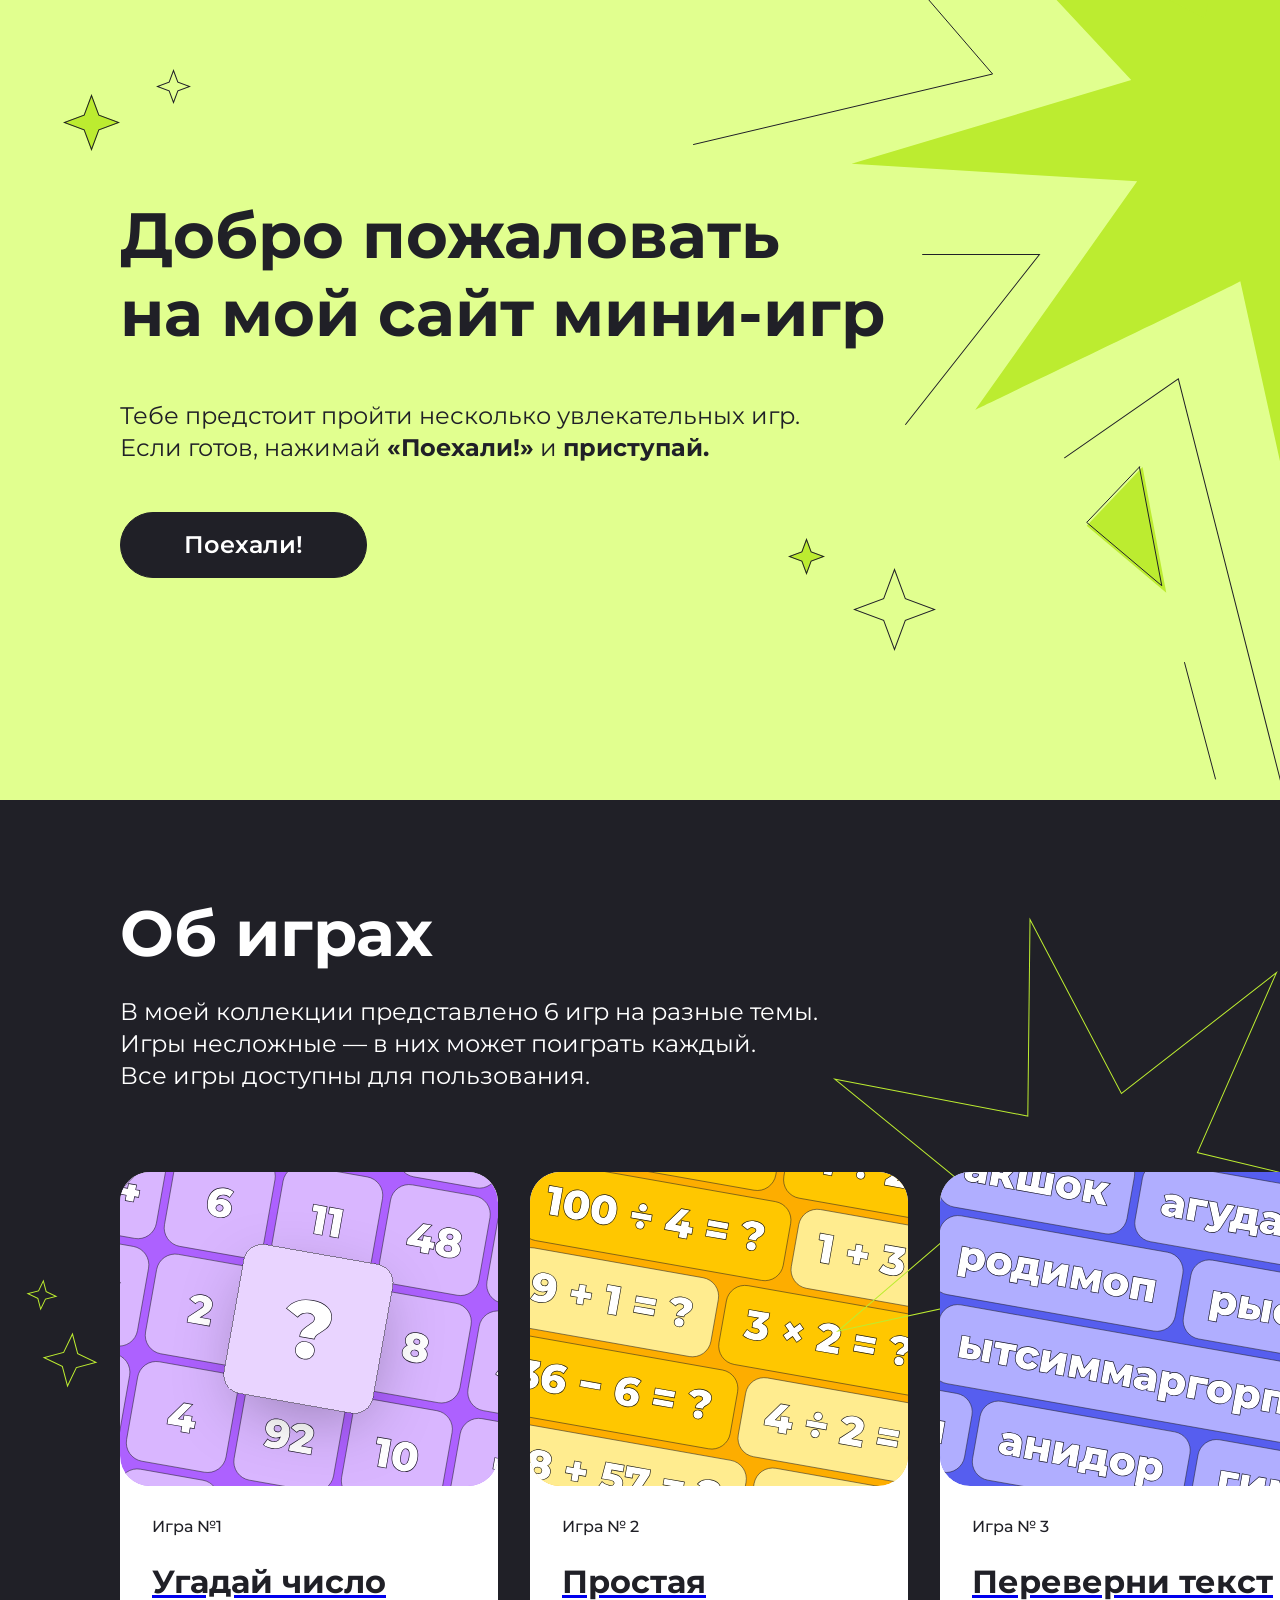
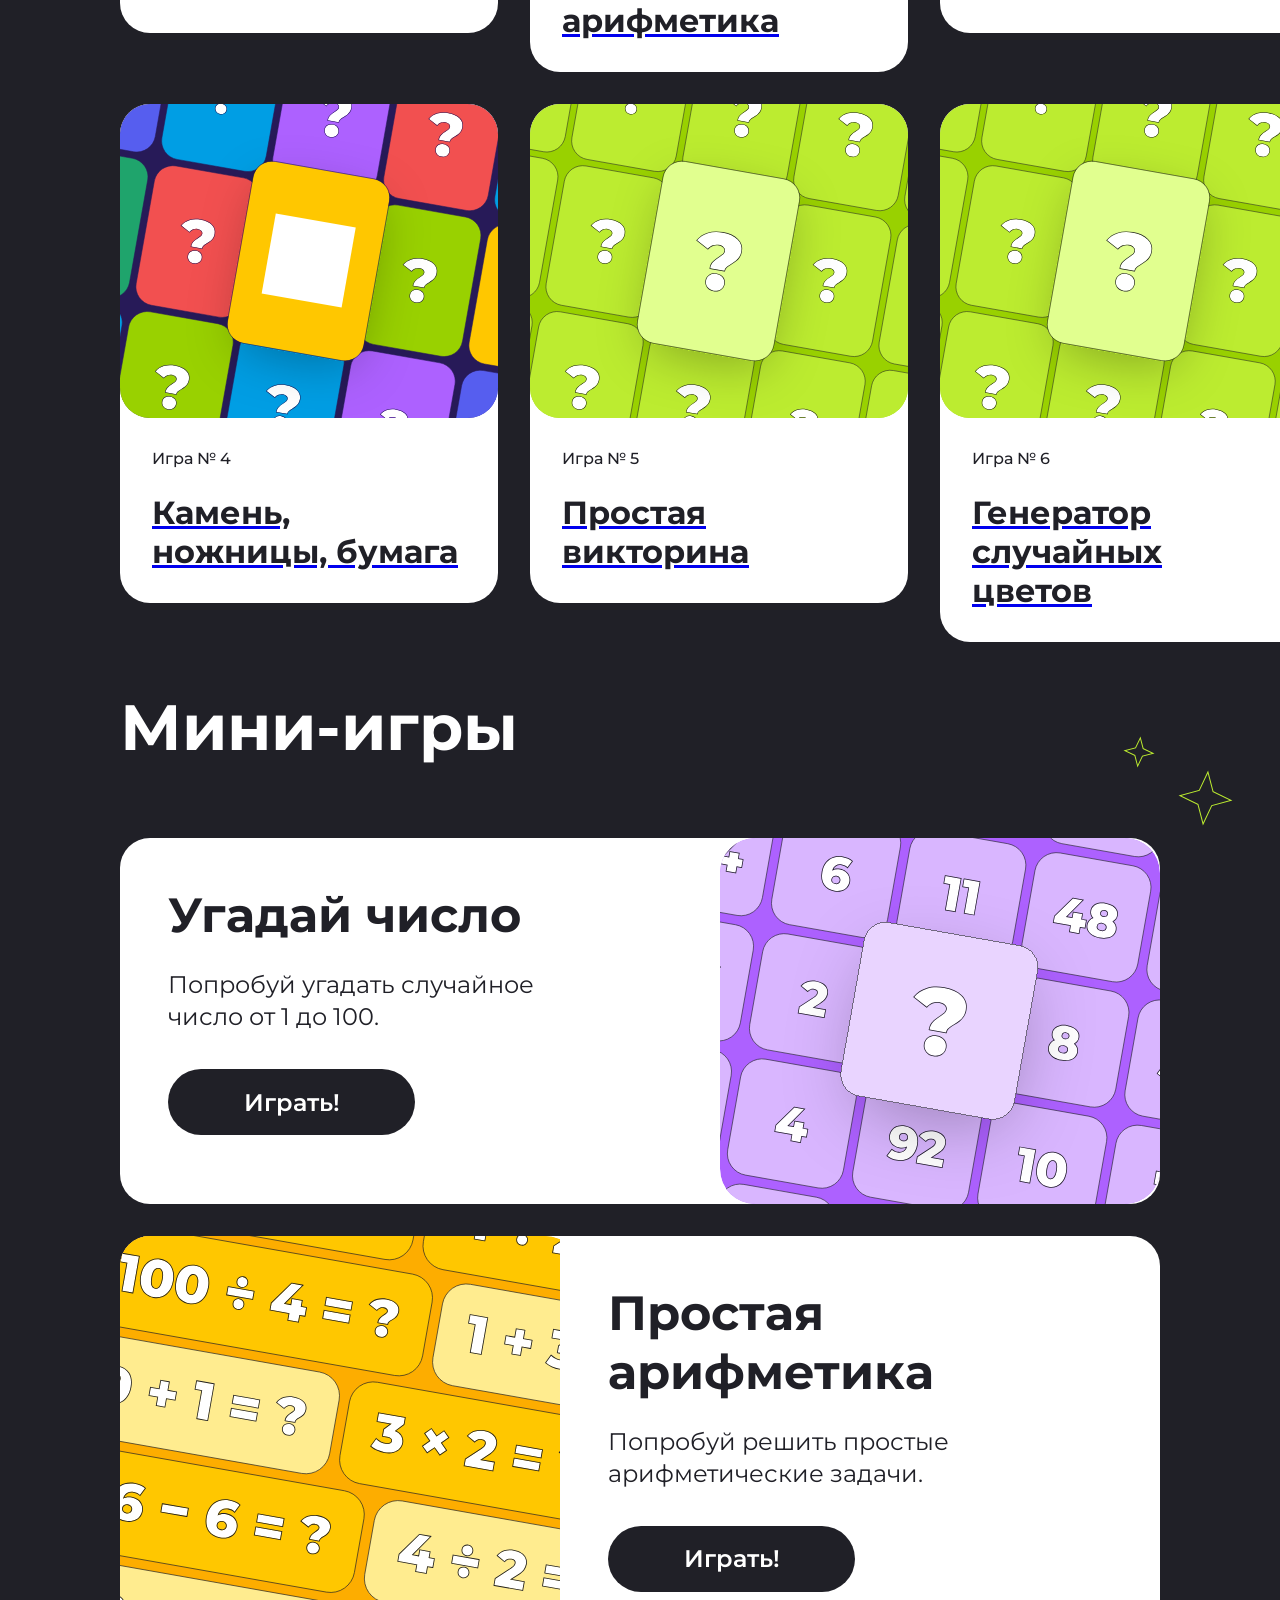
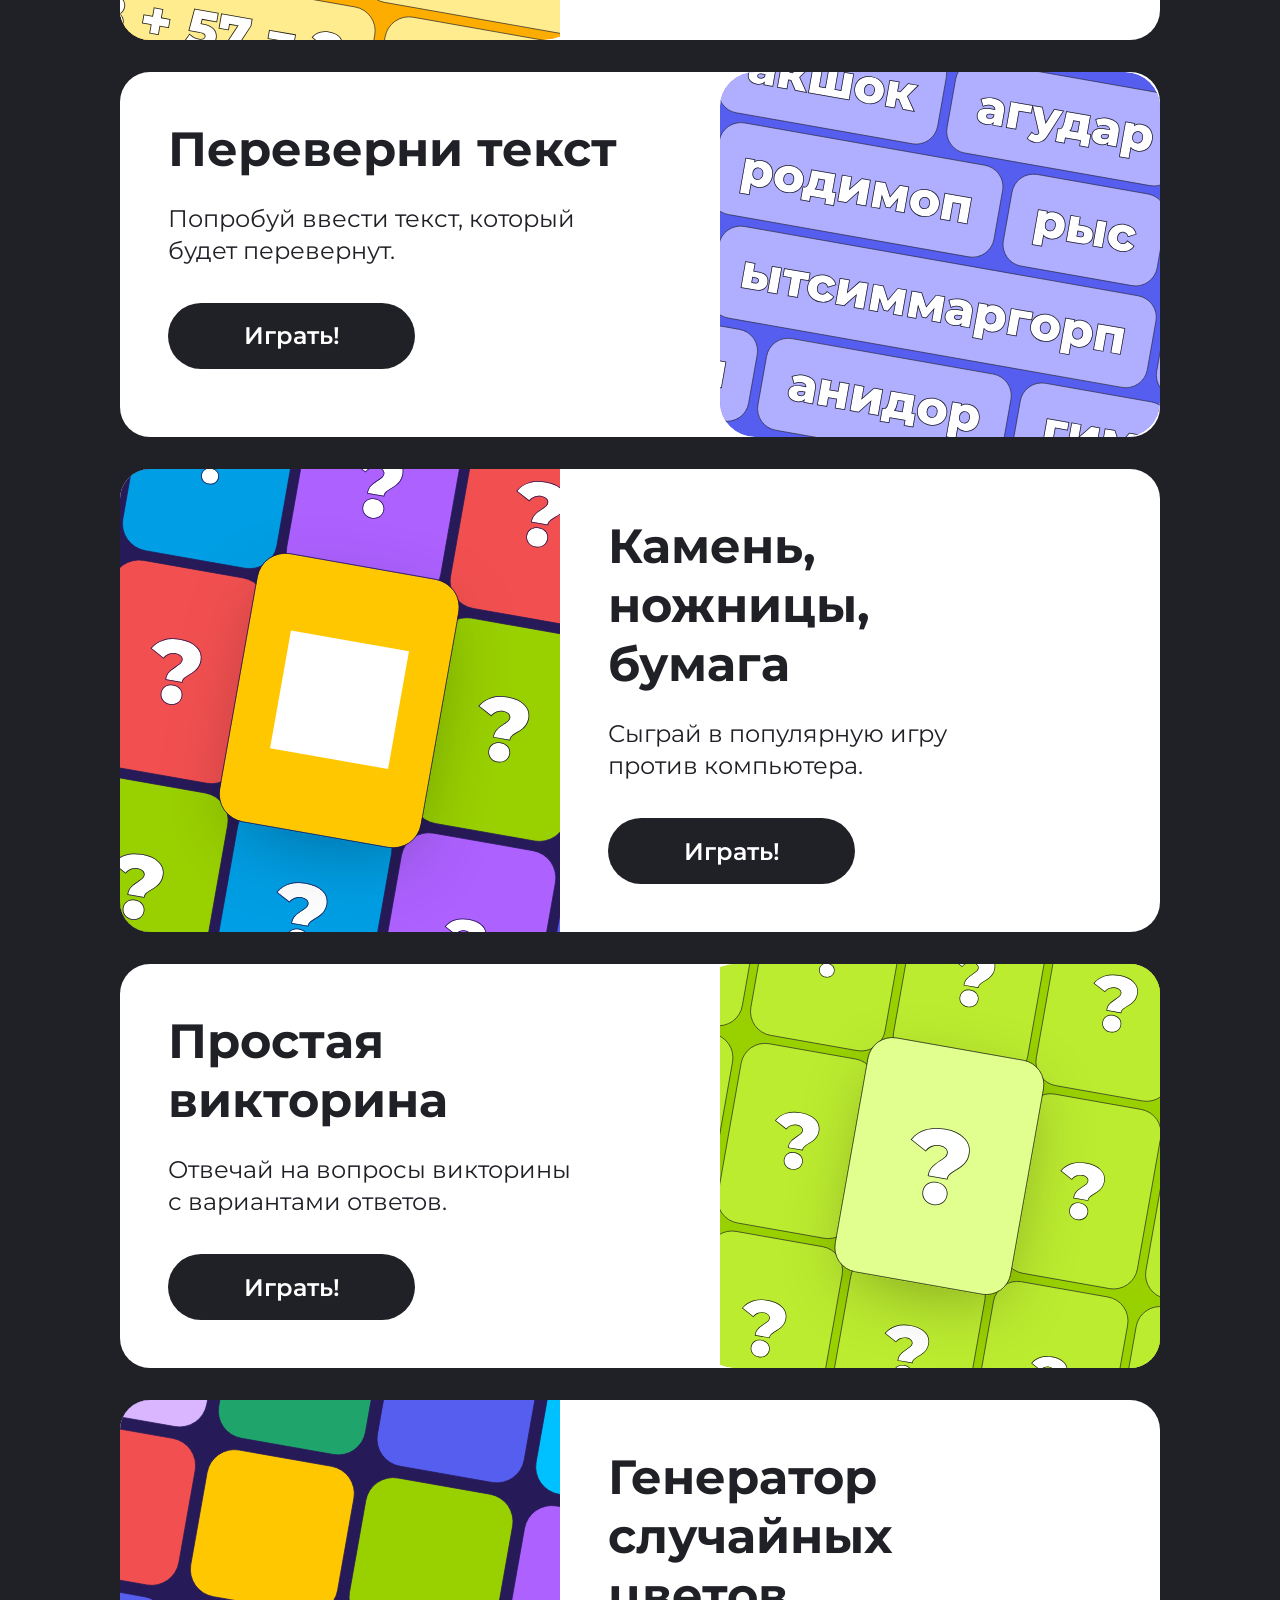
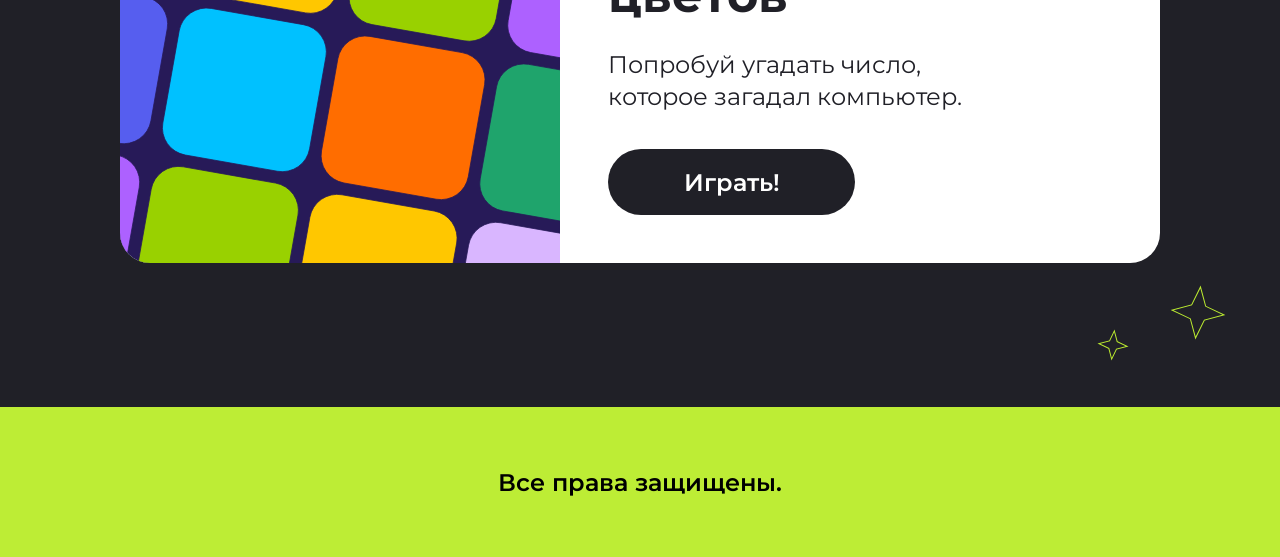
<file: index.html>
<!DOCTYPE html>
<html lang="ru">
<head>
    <meta charset="UTF-8">
    <meta name="viewport" content="width=device-width, initial-scale=1.0">
    <title>Мини-игры</title>
    <link rel="stylesheet" href="style.css">
    <link rel="preconnect" href="https://fonts.googleapis.com">
    <link rel="preconnect" href="https://fonts.gstatic.com" crossorigin>
    <link href="https://fonts.googleapis.com/css2?family=Montserrat:ital,wght@0,100..900;1,100..900&display=swap"
          rel="stylesheet">
</head>
<body>

<div class="hero">
    <img src="img/Star%202.svg" alt="Декор" class="hero__decor1">
    <img src="img/Star%203.svg" alt="Декор" class="hero__decor2">
    <img src="img/Vector%204788.svg" alt="Декор" class="hero__decor3">
    <img src="img/Star%205.svg" alt="Декор" class="hero__decor4">
    <img src="img/Star%204.svg" alt="Декор" class="hero__decor5">
    <img src="img/Vector%204780.svg" alt="Декор" class="hero__decor6">
    <img src="img/Vector%204781.svg" alt="Декор" class="hero__decor7">
    <img src="img/Vector%204791.svg" alt="Декор" class="hero__decor8">
    <img src="img/Vector.svg" alt="Декор" class="hero__star">
    <img src="img/Vector%204782.svg" alt="Декор" class="hero__decor9">

    <div class="container">
        <div class="hero__content">
            <h1 class="hero__title">
                Добро пожаловать <br>
                на мой сайт мини-игр
            </h1>
            <p class="hero__text">
                Тебе предстоит пройти несколько увлекательных игр.
                Если готов, нажимай
                <span class="hero__text--bold">«Поехали!»</span>
                и
                <span class="hero__text--bold">приступай.</span>
            </p>
            <div class="hero__button-wrapper">
                <a href="#about-games" class="hero__button">Поехали!</a>
            </div>
        </div>
    </div>
</div>

<div class="about-games" id="about-games">
    <img src="img/Star%2011.svg" alt="Декор" class="about-games__decor1">
    <img src="img/Star%2012.svg" alt="Декор" class="about-games__decor2">
    <img src="img/Star%201.svg" alt="Декор" class="about-games__decor3">

    <div class="container">
        <div class="about-games__header">
            <h1 class="about-games__title">Об играх</h1>
            <p class="about-games__text">
                В моей коллекции представлено 6 игр на разные темы.<br>
                Игры несложные — в них может поиграть каждый.<br>
                Все игры доступны для пользования.
            </p>
        </div>

        <div class="about-games__mobile-title">Мини-игры</div>

        <div class="about-games__cards">
            <!-- Карточка 1 → якорь на Угадай число -->
            <a href="#game1">
                <div class="game-card">
                    <img class="game-card__image" src="img/card_img1.svg" alt="Игра 1">
                    <div class="game-card__content">
                        <span class="game-card__label">Игра №1</span>
                        <h3 class="game-card__title">Угадай число</h3>
                        <p class="game-card__description">Попробуй угадать случайное <br>число от 1 до 100.</p>
                        <button class="game-card__button">Играть!</button>
                    </div>
                </div>
            </a>

            <!-- Карточка 2 → якорь на Простую арифметику -->
            <a href="#game2">
                <div class="game-card">
                    <img class="game-card__image" src="img/card_img2.svg" alt="Игра 2">
                    <div class="game-card__content">
                        <span class="game-card__label">Игра № 2</span>
                        <h3 class="game-card__title">Простая арифметика</h3>
                        <p class="game-card__description">Попробуй решить простые <br>арифметические задачи.</p>
                        <button class="game-card__button">Играть!</button>
                    </div>
                </div>
            </a>

            <!-- Карточка 3 → якорь на Переверни текст -->
            <a href="#game3">
                <div class="game-card game-card--third">
                    <img class="game-card__image" src="img/card_img3.svg" alt="Игра 3">
                    <div class="game-card__content">
                        <span class="game-card__label">Игра № 3</span>
                        <h3 class="game-card__title">Переверни текст</h3>
                        <p class="game-card__description">Попробуй ввести текст, который <br>будет перевернут.</p>
                        <button class="game-card__button">Играть!</button>
                    </div>
                </div>
            </a>

            <!-- Карточка 4 → якорь на Камень, ножницы, бумага -->
            <a href="#game4">
                <div class="game-card">
                    <img class="game-card__image" src="img/card_img4.svg" alt="Игра 4">
                    <div class="game-card__content">
                        <span class="game-card__label">Игра № 4</span>
                        <h3 class="game-card__title">Камень, ножницы, бумага</h3>
                        <p class="game-card__description">Отвечай на вопросы викторины<br>с вариантами ответов.</p>
                        <button class="game-card__button">Играть!</button>
                    </div>
                </div>
            </a>

            <!-- Карточка 5 → якорь на Простую викторину -->
            <a href="#game5">
                <div class="game-card">
                    <img class="game-card__image" src="img/card_img5.svg" alt="Игра 5">
                    <div class="game-card__content">
                        <span class="game-card__label">Игра № 5</span>
                        <h3 class="game-card__title">Простая викторина</h3>
                        <p class="game-card__description">Сыграй в популярную игру<br> против компьютера.</p>
                        <button class="game-card__button">Играть!</button>
                    </div>
                </div>
            </a>

            <!-- Карточка 6 → якорь на Генератор случайных цветов -->
            <a href="#game6">
                <div class="game-card">
                    <img class="game-card__image" src="img/card_img5.svg" alt="Игра 6">
                    <div class="game-card__content">
                        <span class="game-card__label">Игра № 6</span>
                        <h3 class="game-card__title">Генератор случайных цветов</h3>
                        <p class="game-card__description">Игра, в которой при клике <br>на кнопку фон страницы <br> меняется на случайный.</p>
                        <button class="game-card__button">Играть!</button>
                    </div>
                </div>
            </a>
        </div>
    </div>
</div>

<div class="mini-games">
    <img src="img/Star%2011.svg" alt="Декор" class="mini-games__decor1">
    <img src="img/Star%2012.svg" alt="Декор" class="mini-games__decor2">
    <img src="img/Star%2011.svg" alt="Декор" class="mini-games__decor3">
    <img src="img/Star%2012.svg" alt="Декор" class="mini-games__decor4">

    <div class="container">
        <h2 class="mini-games__header">Мини-игры</h2>

        <div class="mini-game__cards">
            <!-- Мини-игра 1: Угадай число -->
            <div id="game1" class="mini-game__card">
                <div class="mini-game__content">
                    <h3 class="mini-game__title">Угадай число</h3>
                    <p class="mini-game__description">Попробуй угадать случайное <br>число от 1 до 100.</p>
                    <button onclick="startGame()" class="mini-game__button">Играть!</button>
                </div>
                <img class="mini-game__image" src="img/card_img1.svg" alt="Мини игра 1">
            </div>

            <!-- Мини-игра 2: Простая арифметика -->
            <div id="game2" class="mini-game__card mini-game__card--reverse">
                <div class="mini-game__content">
                    <h3 class="mini-game__title">Простая арифметика</h3>
                    <p class="mini-game__description">Попробуй решить простые <br> арифметические задачи.</p>
                    <button onclick="startMathGame()" class="mini-game__button">Играть!</button>
                </div>
                <img class="mini-game__image" src="img/card_img2.svg" alt="Мини игра 2">
            </div>

            <!-- Мини-игра 3: Переверни текст -->
            <div id="game3" class="mini-game__card">
                <div class="mini-game__content">
                    <h3 class="mini-game__title">Переверни текст</h3>
                    <p class="mini-game__description">Попробуй ввести текст, который <br>будет перевернут.</p>
                    <button onclick="startReverseGame()" class="mini-game__button">Играть!</button>
                </div>
                <img class="mini-game__image" src="img/card_img3.svg" alt="Мини игра 3">
            </div>

            <!-- Мини-игра 4: Камень, ножницы, бумага -->
            <div id="game4" class="mini-game__card mini-game__card--reverse">
                <div class="mini-game__content">
                    <h3 class="mini-game__title">Камень, <br>ножницы, <br>бумага</h3>
                    <p class="mini-game__description">Сыграй в популярную игру <br>против компьютера.</p>
                    <button onclick="playGame()" class="mini-game__button">Играть!</button>
                </div>
                <img class="mini-game__image" src="img/card_img4.svg" alt="Мини игра 4">
            </div>

            <!-- Мини-игра 5: Простая викторина -->
            <div id="game5" class="mini-game__card">
                <div class="mini-game__content">
                    <h3 class="mini-game__title">Простая <br>викторина</h3>
                    <p class="mini-game__description">Отвечай на вопросы викторины <br>с вариантами ответов.</p>
                    <button onclick="startQuiz()" class="mini-game__button">Играть!</button>
                </div>
                <img class="mini-game__image" src="img/card_img5.svg" alt="Мини игра 5">
            </div>

            <!-- Мини-игра 6: Генератор случайных цветов -->
            <div id="game6" class="mini-game__card mini-game__card--reverse">
                <div class="mini-game__content">
                    <h3 class="mini-game__title">Генератор <br>случайных <br>цветов</h3>
                    <p class="mini-game__description">Попробуй угадать число, <br>которое загадал компьютер.</p>
                    <button class="mini-game__button">Играть!</button>
                </div>
                <img class="mini-game__image" src="img/card_img6.svg" alt="Мини игра 6">
            </div>
        </div>
    </div>
</div>

<footer class="footer">
    <p class="footer__text">Все права защищены.</p>
</footer>

<script src="script.js"></script>
</body>
</html>
</file>
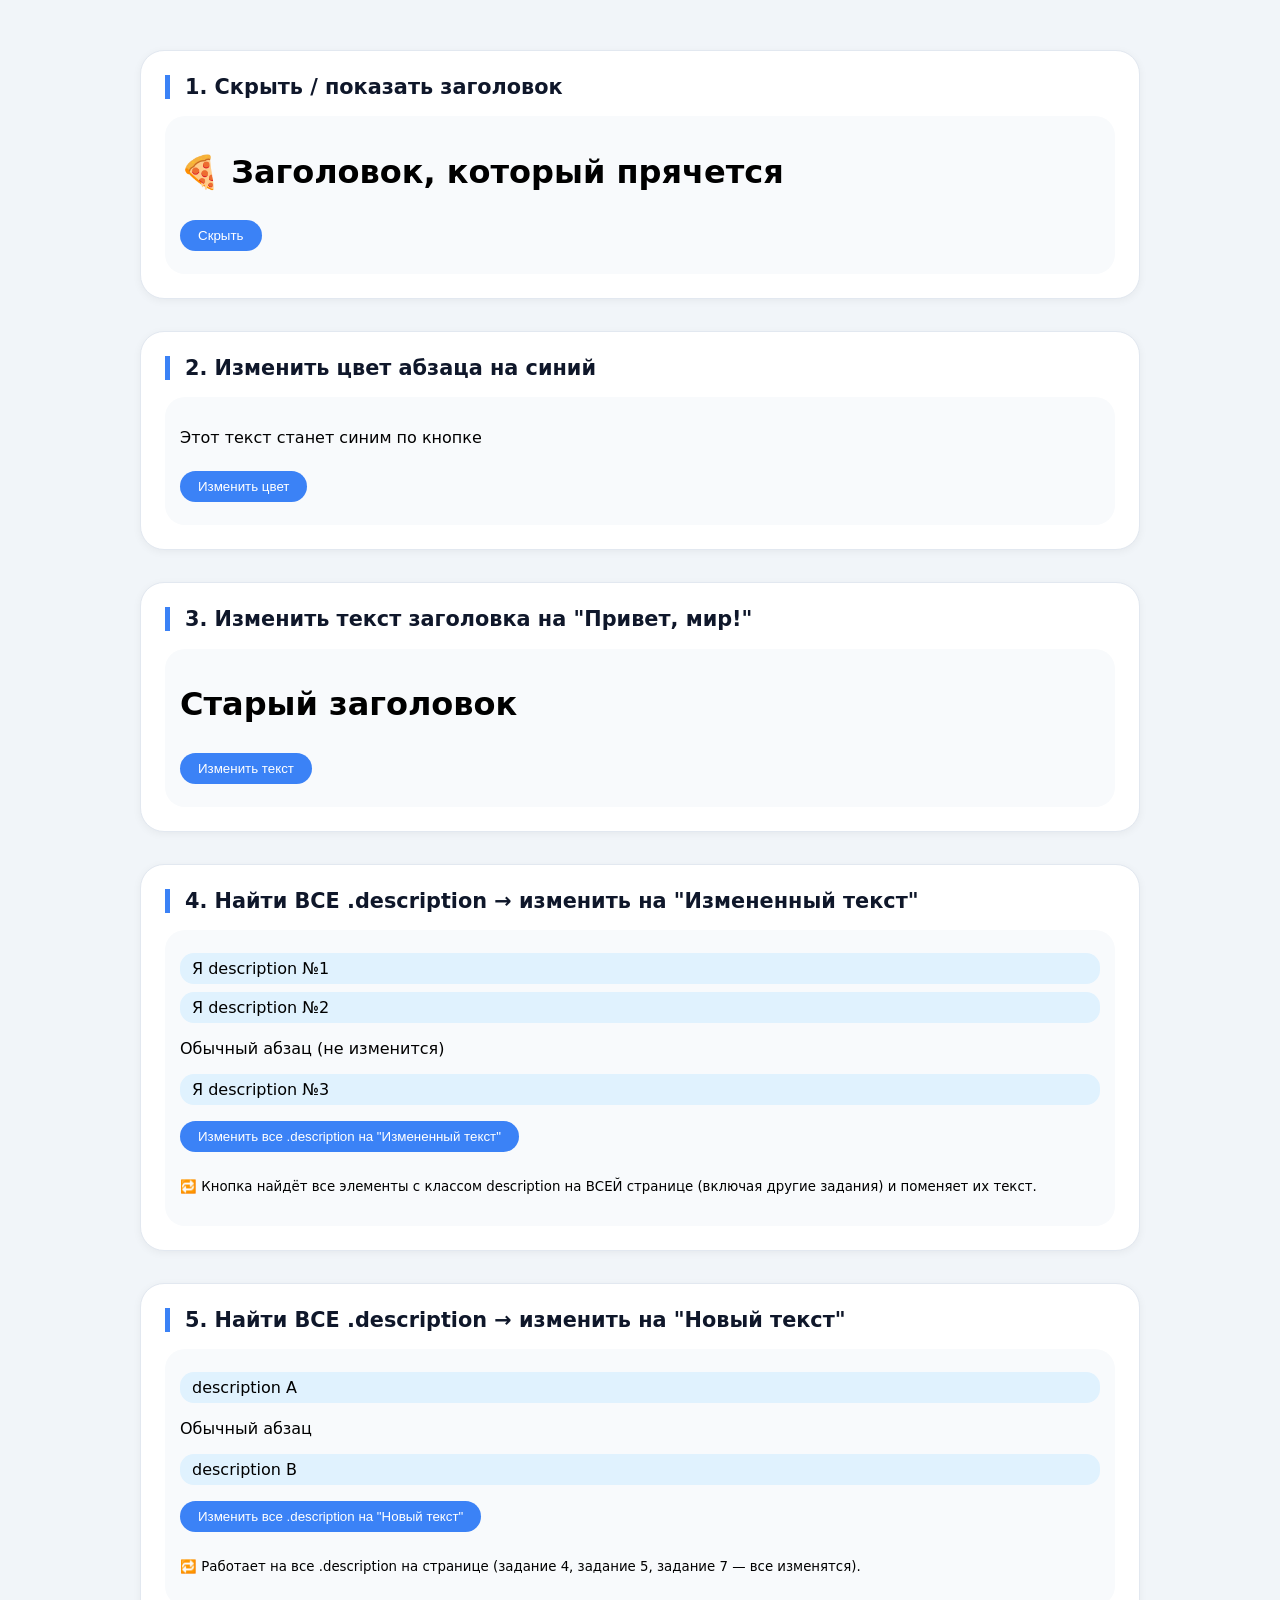
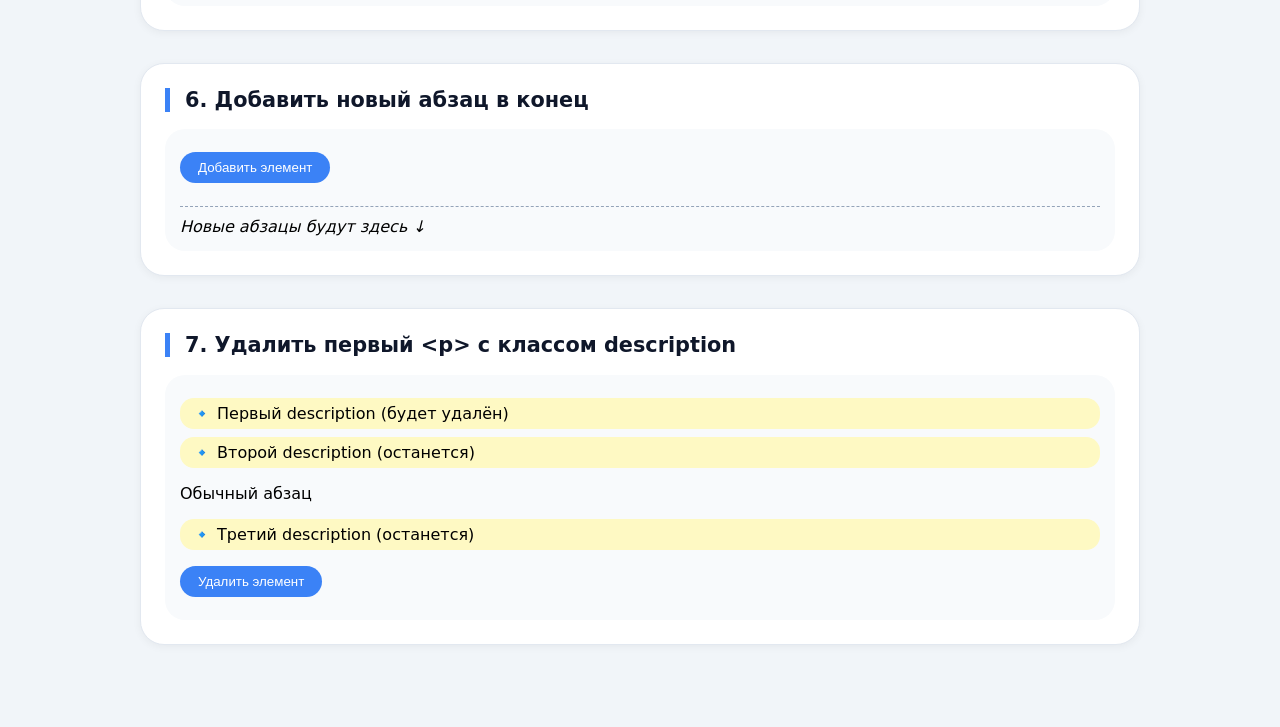
<file: hw9.html>
<!DOCTYPE html>
<html lang="ru">
<head>
    <meta charset="UTF-8">
    <title>DOM-задания – исправленные и простые</title>
    <style>
        body {
            font-family: system-ui, 'Segoe UI', sans-serif;
            max-width: 1000px;
            margin: 30px auto;
            padding: 20px;
            background: #f1f5f9;
        }
        .task {
            background: white;
            border-radius: 24px;
            padding: 1.5rem;
            margin-bottom: 2rem;
            box-shadow: 0 2px 8px rgba(0,0,0,0.05);
            border: 1px solid #e2e8f0;
        }
        .task h2 {
            margin-top: 0;
            font-size: 1.3rem;
            color: #0f172a;
            border-left: 5px solid #3b82f6;
            padding-left: 15px;
        }
        button {
            background: #3b82f6;
            border: none;
            color: white;
            padding: 8px 18px;
            border-radius: 40px;
            font-weight: 500;
            cursor: pointer;
            margin: 8px 8px 8px 0;
            transition: 0.2s;
        }
        button:hover {
            background: #2563eb;
        }
        .demo-box {
            background: #f8fafc;
            padding: 15px;
            border-radius: 20px;
            margin-top: 12px;
        }
        .description {
            background: #e0f2fe;
            padding: 6px 12px;
            border-radius: 14px;
            margin: 8px 0;
        }
        hr {
            margin: 12px 0;
            border-color: #cbd5e1;
        }
        .task7-items p.description {
            background: #fef9c3;
        }
    </style>
</head>
<body>

    <!-- ========== ЗАДАНИЕ 1 ========== -->
    <div class="task">
        <h2>1. Скрыть / показать заголовок</h2>
        <div class="demo-box">
            <h1 id="header1">🍕 Заголовок, который прячется</h1>
            <button id="btnToggle">Скрыть</button>
        </div>
    </div>

    <!-- ========== ЗАДАНИЕ 2 ========== -->
    <div class="task">
        <h2>2. Изменить цвет абзаца на синий</h2>
        <div class="demo-box">
            <p id="coloredText">Этот текст станет синим по кнопке</p>
            <button id="btnColor">Изменить цвет</button>
        </div>
    </div>

    <!-- ========== ЗАДАНИЕ 3 ========== -->
    <div class="task">
        <h2>3. Изменить текст заголовка на "Привет, мир!"</h2>
        <div class="demo-box">
            <h1 id="header3">Старый заголовок</h1>
            <button id="btnChangeText">Изменить текст</button>
        </div>
    </div>

    <!-- ========== ЗАДАНИЕ 4 (теперь с кнопкой) ========== -->
    <div class="task">
        <h2>4. Найти ВСЕ .description → изменить на "Измененный текст"</h2>
        <div class="demo-box">
            <p class="description">Я description №1</p>
            <p class="description">Я description №2</p>
            <p>Обычный абзац (не изменится)</p>
            <p class="description">Я description №3</p>
            <button id="btnChangeAllToModified">Изменить все .description на "Измененный текст"</button>
            <p><small>🔁 Кнопка найдёт все элементы с классом description на ВСЕЙ странице (включая другие задания) и поменяет их текст.</small></p>
        </div>
    </div>

    <!-- ========== ЗАДАНИЕ 5 (тоже с кнопкой) ========== -->
    <div class="task">
        <h2>5. Найти ВСЕ .description → изменить на "Новый текст"</h2>
        <div class="demo-box">
            <p class="description">description A</p>
            <p>Обычный абзац</p>
            <p class="description">description B</p>
            <button id="btnChangeAllToNew">Изменить все .description на "Новый текст"</button>
            <p><small>🔁 Работает на все .description на странице (задание 4, задание 5, задание 7 — все изменятся).</small></p>
        </div>
    </div>

    <!-- ========== ЗАДАНИЕ 6 ========== -->
    <div class="task">
        <h2>6. Добавить новый абзац в конец</h2>
        <div class="demo-box">
            <button id="btnAddParagraph">Добавить элемент</button>
            <div id="containerForNew" style="margin-top: 15px; border-top: 1px dashed #94a3b8; padding-top: 10px;">
                <i>Новые абзацы будут здесь ↓</i>
            </div>
        </div>
    </div>

    <!-- ========== ЗАДАНИЕ 7 ========== -->
    <div class="task">
        <h2>7. Удалить первый &lt;p&gt; с классом description</h2>
        <div class="demo-box task7-items">
            <p class="description">🔹 Первый description (будет удалён)</p>
            <p class="description">🔹 Второй description (останется)</p>
            <p>Обычный абзац</p>
            <p class="description">🔹 Третий description (останется)</p>
            <button id="btnRemoveFirst">Удалить элемент</button>
        </div>
    </div>

    <script>
        // ========== 1. Скрыть / показать ==========
        const header1 = document.getElementById('header1');
        const toggleBtn = document.getElementById('btnToggle');
        toggleBtn.addEventListener('click', function() {
            if (header1.style.display === 'none') {
                header1.style.display = '';
                toggleBtn.textContent = 'Скрыть';
            } else {
                header1.style.display = 'none';
                toggleBtn.textContent = 'Показать';
            }
        });

        // ========== 2. Изменить цвет на синий ==========
        const coloredP = document.getElementById('coloredText');
        const colorBtn = document.getElementById('btnColor');
        colorBtn.addEventListener('click', function() {
            coloredP.style.color = 'blue';
        });

        // ========== 3. Изменить текст заголовка ==========
        const header3 = document.getElementById('header3');
        const changeTextBtn = document.getElementById('btnChangeText');
        changeTextBtn.addEventListener('click', function() {
            header3.textContent = 'Привет, мир!';
        });

        // ========== 4. Найти ВСЕ .description и заменить на "Измененный текст" ==========
        const changeAllModifiedBtn = document.getElementById('btnChangeAllToModified');
        changeAllModifiedBtn.addEventListener('click', function() {
            const allDescriptions = document.querySelectorAll('.description');
            allDescriptions.forEach(el => {
                el.textContent = 'Измененный текст';
            });
        });

        // ========== 5. Найти ВСЕ .description и заменить на "Новый текст" ==========
        const changeAllNewBtn = document.getElementById('btnChangeAllToNew');
        changeAllNewBtn.addEventListener('click', function() {
            const allDescriptions = document.querySelectorAll('.description');
            allDescriptions.forEach(el => {
                el.textContent = 'Новый текст';
            });
        });

        // ========== 6. Добавить новый абзац ==========
        const addBtn = document.getElementById('btnAddParagraph');
        const container = document.getElementById('containerForNew');
        addBtn.addEventListener('click', function() {
            const newP = document.createElement('p');
            newP.textContent = 'Новый абзац';
            newP.style.background = '#d9f99d';
            newP.style.padding = '8px';
            newP.style.borderRadius = '12px';
            newP.style.margin = '5px 0';
            container.appendChild(newP);
        });

        // ========== 7. Удалить первый p.description ==========
        const removeBtn = document.getElementById('btnRemoveFirst');
        removeBtn.addEventListener('click', function() {
            const firstDesc = document.querySelector('.task7-items p.description');
            if (firstDesc) {
                firstDesc.remove();
            } else {
                alert('В этом блоке больше нет абзацев с классом description');
            }
        });
    </script>
</body>
</html>
</file>
<file: style.css>
* {
    margin: 0;
    padding: 0;
    box-sizing: border-box;
}

html {
    scroll-behavior: smooth;
}

.container {
    max-width: 1440px;
    margin: 0 auto;
    padding: 0 120px;
}

/* ========== HERO ========== */
.hero {
    background: rgba(225, 255, 143, 1);
    width: 100%;
    min-height: 800px;
    position: relative;
    overflow: hidden;
}

.hero__decor1 {
    position: absolute;
    left: 63px;
    top: 94px;
}

.hero__decor2 {
    position: absolute;
    top: 69px;
    left: 156px;
}

.hero__decor3 {
    position: absolute;
    bottom: 206px;
    right: 113px;
}

.hero__decor4 {
    position: absolute;
    bottom: 225px;
    right: 455px;
}

.hero__decor5 {
    position: absolute;
    bottom: 149px;
    right: 344px;
}

.hero__decor6 {
    position: absolute;
    top: -10px;
    right: 269px;
}

.hero__decor7 {
    position: absolute;
    top: 254px;
    right: 231px;
}

.hero__decor8 {
    position: absolute;
    bottom: 13px;
    right: 61px;
}

.hero__decor9 {
    position: absolute;
    bottom: 3px;
    right: -4.88px;
}

.hero__star {
    position: absolute;
    top: -333px;
    right: -488px;
    transform: rotate(131.45deg);
}

.hero::before {
    content: '';
    position: absolute;
    top: 0;
    right: 30px;
    width: 100px;
    height: 100px;
    background: #BCEC30;
}

.hero__content {
    margin-top: 196px;
    max-width: 769px;
    width: 100%;
    height: 500px;
    display: flex;
    flex-direction: column;
    justify-content: flex-start;
    align-items: flex-start;
    gap: 48px;
    text-align: left;
}

.hero__title {
    color: rgba(32, 32, 39, 1);
    font-family: "Montserrat";
    font-size: 64px;
    font-weight: 700;
    line-height: 78px;
    text-align: left;
}

.hero__text {
    max-width: 720px;
    width: 100%;
    color: rgba(32, 32, 39, 1);
    font-family: "Montserrat";
    font-size: 24px;
    font-weight: 400;
    line-height: 32px;
    text-align: left;
}

.hero__text--bold {
    font-weight: 700;
}

.hero__button {
    width: 247px;
    height: 66px;
    display: flex;
    justify-content: center;
    align-items: center;
    color: rgba(255, 255, 255, 1);
    font-family: "Montserrat";
    font-size: 24px;
    font-weight: 600;
    line-height: 141.69%;
    text-align: center;
    text-decoration: none;
    border: 1px solid rgba(32, 32, 39, 1);
    border-radius: 60px;
    background: rgba(32, 32, 39, 1);
    cursor: pointer;
    transition: all 0.3s ease;
}

.hero__button:hover {
    background: #FFFFFF;
    color: #202027;
    border: 1px solid #202027;
}

/* ========== ABOUT GAMES ========== */
.about-games {
    background: rgba(32, 32, 39, 1);
    width: 100%;
    position: relative;
    overflow: hidden;
}

.about-games__header {
    padding-top: 94px;
}

.about-games__title {
    padding-bottom: 24px;
    color: rgba(255, 255, 255, 1);
    font-family: "Montserrat";
    font-size: 64px;
    font-weight: 700;
    line-height: 78px;
    text-align: left;
}

.about-games__text {
    color: rgba(255, 255, 255, 1);
    font-family: "Montserrat";
    font-size: 24px;
    font-weight: 400;
    line-height: 32px;
    text-align: left;
}

.about-games__cards {
    padding-top: 80px;
    display: grid;
    grid-template-columns: repeat(3, 378px);
    justify-content: left;
    gap: 32px;
    align-items: start;
}

.about-games__decor1 {
    position: absolute;
    left: 25px;
    top: 478px;
}

.about-games__decor2 {
    position: absolute;
    left: 40px;
    top: 530px;
}

.about-games__decor3 {
    position: absolute;
    right: -142.56px;
    top: 77px;
    transform: rotate(-6.77deg);
    z-index: 0;
}

.about-games__mobile-title {
    display: none;
}

/* ========== GAME CARD ========== */
.game-card {
    background: white;
    border-radius: 30px;
    overflow: hidden;
    transition: transform 0.3s ease;
    cursor: pointer;
}

.game-card img {
    width: 100%;
    display: block;
}

.game-card__content {
    padding: 32px;
}

.game-card__label {
    display: inline-block;
    padding-bottom: 26px;
    color: rgba(32, 32, 39, 1);
    font-family: "Montserrat";
    font-size: 16px;
    font-weight: 500;
    line-height: 110%;
    text-align: left;
}

.game-card__title {
    color: rgba(32, 32, 39, 1);
    font-family: "Montserrat";
    font-size: 32px;
    font-weight: 700;
    line-height: 39px;
    text-align: left;
}

.game-card--third {
    position: relative;
    z-index: 2;
}

.game-card__description,
.game-card__button {
    display: none;
}

/* ========== FOOTER ========== */
.footer {
    height: 150px;
    width: 100%;
    background: rgba(189, 237, 53, 1);
    color: rgba(0, 0, 0, 1);
    font-family: "Montserrat";
    font-size: 24px;
    font-weight: 600;
    line-height: 29px;
    text-align: center;
}

.footer__text {
    padding-top: 61px;
}

/* ========== MINI GAMES ========== */
.mini-games {
    background-color: #202027;
    position: relative;
    overflow: hidden;
}

.mini-games__decor1 {
    position: absolute;
    right: 123.79px;
    top: 93px;
}

.mini-games__decor2 {
    position: absolute;
    right: 44.91px;
    top: 126px;
}

.mini-games__decor3 {
    position: absolute;
    right: 150px;
    bottom: 45px;
}

.mini-games__decor4 {
    position: absolute;
    right: 52px;
    bottom: 65px;
}

.mini-games__header {
    padding-top: 46px;
    padding-bottom: 72px;
    color: #FFFFFF;
    font-family: "Montserrat";
    font-size: 64px;
    font-weight: 700;
    line-height: 78px;
    text-align: left;
}

/* ========== MINI GAME CARDS ========== */
.mini-game__cards {
    display: flex;
    flex-direction: column;
    gap: 32px;
    padding-bottom: 144px;
}

.mini-game__card {
    display: flex;
    justify-content: space-between;
    align-items: center;
    background: #FFFFFF;
    border-radius: 30px;
    overflow: hidden;
    align-items: stretch;
}

.mini-game__content {
    padding: 48px;
    max-width: 600px;
    width: 100%;
}

.mini-game__title {
    margin-bottom: 24px;
    color: #202027;
    font-family: "Montserrat";
    font-size: 48px;
    font-weight: 700;
    line-height: 59px;
    text-align: left;
}

.mini-game__description {
    margin-bottom: 36px;
    color: #202027;
    font-family: "Montserrat";
    font-size: 24px;
    font-weight: 400;
    line-height: 32px;
    text-align: left;
}

.mini-game__button {
    width: 247px;
    height: 66px;
    border: none;
    border-radius: 60px;
    background: #202027;
    color: #FFFFFF;
    font-family: "Montserrat";
    font-size: 24px;
    font-weight: 600;
    cursor: pointer;
    transition: 0.3s;
}

.mini-game__button:hover {
    background: #FFFFFF;
    color: #202027;
    border: 1px solid #202027;
}

.mini-game__image {
    width: 500px;
    height: 100%;
    object-fit: cover;
    display: block;
    height: auto;
}

.mini-game__card--reverse {
    flex-direction: row-reverse;
}

/* ========== МОБИЛЬНАЯ ВЕРСИЯ (≤376px) ========== */
@media (max-width: 376px) {
    .hero {
        width: 100%;
        height: 700px;
        background: #E1FF8F;
        display: flex;
        flex-direction: column;
        align-items: center;
        justify-content: center;
        position: relative;
        text-align: center;
    }

    .hero__content {
        margin-top: 0;
        padding: 0 16px;
        gap: 24px;
        align-items: center;
        text-align: center;
    }

    .hero__title {
        font-size: 40px;
        font-weight: 700;
        line-height: 49px;
        text-align: center;
    }

    .hero__text {
        font-size: 16px;
        font-weight: 700;
        line-height: 20px;
        text-align: center;
    }

    .hero__button {
        width: 285px;
        height: 55px;
        border-radius: 60px;
        font-size: 16px;
    }

    .hero__button-wrapper {
        padding-top: 12px;
    }

    .hero__decor3,
    .hero__decor6,
    .hero__decor7,
    .hero__decor8,
    .hero__decor9,
    .about-games__decor3,
    .about-games__decor2,
    .about-games__decor1 {
        display: none;
    }

    .container {
        max-width: 100%;
        margin: 0 auto;
        padding: 0 16px;
    }

    .hero::before {
        content: '';
        position: absolute;
        height: 40px;
        width: 45px;
        top: 0px;
        right: 5px;
        background: #BCEC30;
    }

    .hero__decor1 {
        position: absolute;
        top: 97px;
        left: 37px;
    }

    .hero__decor2 {
        position: absolute;
        top: 64px;
        left: 91px;
    }

    .hero__decor4 {
        position: absolute;
        bottom: 125px;
        right: 86px;
    }

    .hero__decor5 {
        position: absolute;
        bottom: 79px;
        right: 34px;
    }

    .hero__star {
        width: 223.52px;
        height: 238.57px;
        transform: rotate(140.68deg);
        position: absolute;
        top: -85px;
        right: -85px;
    }

    .about-games__mobile-title {
        display: block;
        padding-top: 48px;
        color: rgba(255, 255, 255, 1);
        font-family: "Montserrat";
        font-size: 40px;
        font-weight: 700;
        line-height: 49px;
        text-align: left;
    }

    .about-games__header {
        display: none;
    }

    .about-games__cards {
        display: flex;
        flex-direction: column;
        gap: 16px;
        padding-bottom: 48.88px;
        align-items: center;
    }

    .game-card__content {
        padding: 29px;
    }

    .game-card__label {
        display: none;
    }

    .game-card__title {
        padding-bottom: 16px;
    }

    .game-card__description {
        display: block;
        padding-bottom: 32px;
        color: rgba(0, 0, 0, 1);
        font-family: "Montserrat";
        font-size: 16px;
        font-weight: 400;
        line-height: 20px;
        text-align: left;
    }

    .game-card__button {
        display: flex;
        flex-direction: row;
        justify-content: center;
        align-items: center;
        gap: 10px;
        width: 100%;
        max-width: 285px;
        height: 55px;
        box-sizing: border-box;
        border: 1px solid rgba(32, 32, 39, 1);
        border-radius: 60px;
        background: rgba(32, 32, 39, 1);
        color: rgba(255, 255, 255, 1);
        font-family: "Montserrat";
        font-size: 16px;
        font-weight: 600;
        line-height: 141.69%;
        text-align: center;
        padding: 16px 28px;
    }

    .footer {
        height: 100px;
        width: 100%;
        background-color: rgba(189, 237, 53, 1);
        color: rgba(0, 0, 0, 1);
        font-family: "Montserrat";
        font-size: 16px;
        font-weight: 600;
        line-height: 20px;
        text-align: center;
    }

    .footer__text {
        padding-top: 40px;
    }

    .mini-games {
        display: none;
    }
}
</file>
